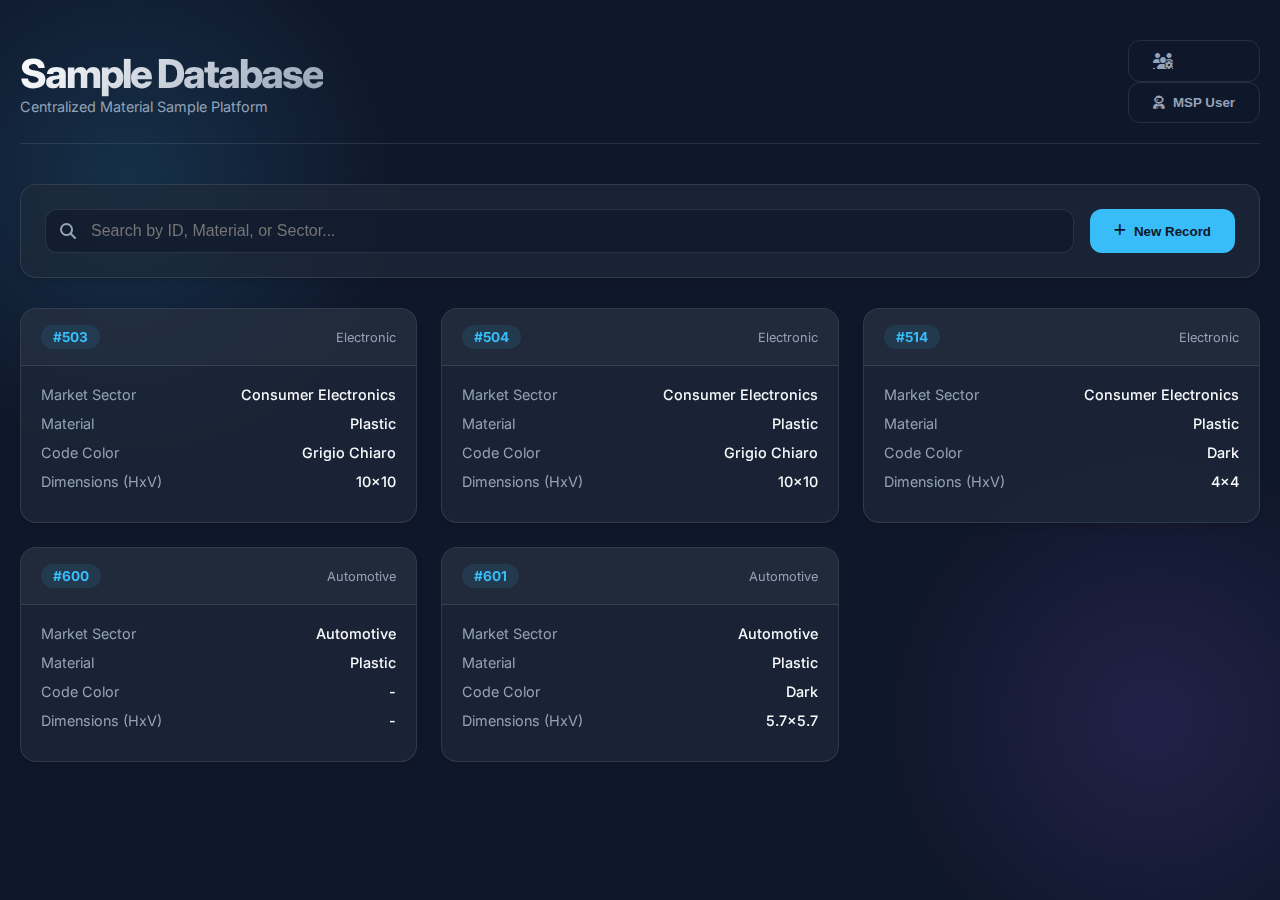
<file: index.html>
<!DOCTYPE html>
<html lang="en">

<head>
    <meta charset="UTF-8">
    <meta name="viewport" content="width=device-width, initial-scale=1.0">
    <title>Sample Database Access | MSP</title>

    <!-- Fonts -->
    <link rel="preconnect" href="https://fonts.googleapis.com">
    <link rel="preconnect" href="https://fonts.gstatic.com" crossorigin>
    <link href="https://fonts.googleapis.com/css2?family=Inter:wght@400;500;600;800&display=swap" rel="stylesheet">

    <!-- Icons -->
    <link rel="stylesheet" href="https://cdnjs.cloudflare.com/ajax/libs/font-awesome/6.4.0/css/all.min.css">

    <!-- Styles -->
    <link rel="stylesheet" href="assets/css/style.css">
</head>

<body>
    <div class="container">
        <header>
            <div>
                <h1>Sample Database</h1>
                <div class="subtitle">Centralized Material Sample Platform</div>
            </div>
            <div class="user-profile">
                <a href="create_user.html" class="btn btn-secondary" title="Manage Users">
                    <i class="fa-solid fa-users-gear"></i>
                </a>
                <button class="btn btn-secondary">
                    <i class="fa-solid fa-user-astronaut"></i> MSP User
                </button>
            </div>
        </header>

        <div class="controls glass glass-panel">
            <div class="search-box">
                <i class="fa-solid fa-search search-icon"></i>
                <input type="text" id="searchInput" class="search-input"
                    placeholder="Search by ID, Material, or Sector...">
            </div>
            <button id="addBtn" class="btn btn-primary">
                <i class="fa-solid fa-plus"></i> New Record
            </button>
        </div>

        <div id="gridContainer" class="data-grid">
            <!-- Cards will be injected here via JS -->
        </div>
    </div>

    <!-- Modal for Adding/Editing -->
    <div id="entryModal" class="modal-overlay">
        <div class="modal glass">
            <h2 id="modalTitle" style="margin-bottom: 20px;">Add New Sample</h2>
            <form id="entryForm">
                <div id="formFields"></div>
                <div class="btn-group">
                    <button type="button" id="cancelBtn" class="btn btn-secondary">Cancel</button>
                    <button type="submit" class="btn btn-primary">Save Record</button>
                </div>
            </form>
        </div>
    </div>

    <script type="module" src="assets/js/app.js"></script>
</body>

</html>
</file>
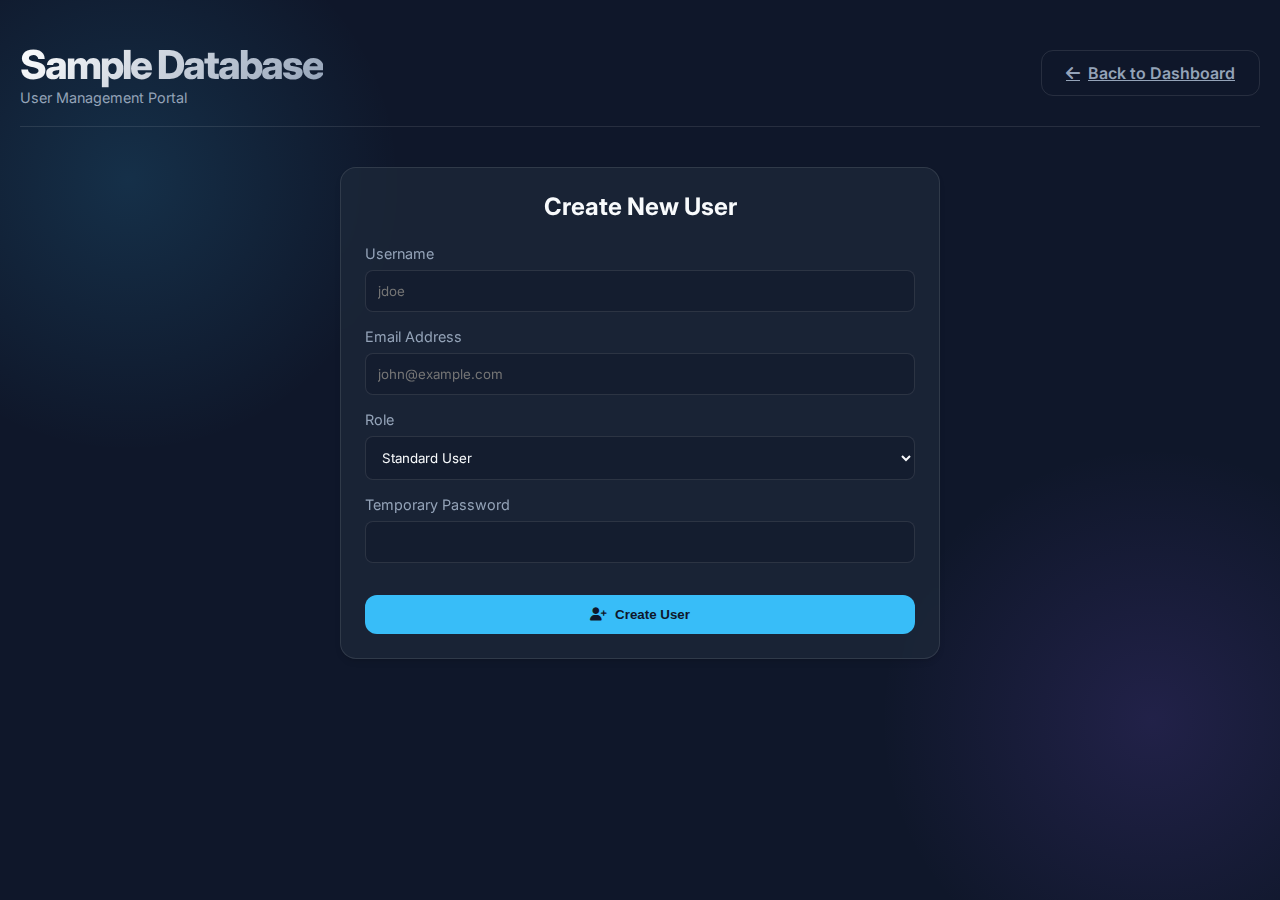
<file: create_user.html>
<!DOCTYPE html>
<html lang="en">

<head>
    <meta charset="UTF-8">
    <meta name="viewport" content="width=device-width, initial-scale=1.0">
    <title>Create User | MSP</title>

    <!-- Fonts -->
    <link rel="preconnect" href="https://fonts.googleapis.com">
    <link rel="preconnect" href="https://fonts.gstatic.com" crossorigin>
    <link href="https://fonts.googleapis.com/css2?family=Inter:wght@400;500;600;800&display=swap" rel="stylesheet">

    <!-- Icons -->
    <link rel="stylesheet" href="https://cdnjs.cloudflare.com/ajax/libs/font-awesome/6.4.0/css/all.min.css">

    <!-- Styles -->
    <link rel="stylesheet" href="assets/css/style.css">
</head>

<body>
    <div class="container">
        <header>
            <div>
                <h1>Sample Database</h1>
                <div class="subtitle">User Management Portal</div>
            </div>
            <div class="user-profile">
                <a href="index.html" class="btn btn-secondary">
                    <i class="fa-solid fa-arrow-left"></i> Back to Dashboard
                </a>
            </div>
        </header>

        <div class="glass glass-panel" style="max-width: 600px; margin: 0 auto;">
            <h2 style="margin-bottom: 24px; text-align: center;">Create New User</h2>
            <form id="createUserForm">
                <div class="form-group">
                    <label for="username" class="form-label">Username</label>
                    <input type="text" id="username" class="form-input" placeholder="jdoe" required>
                </div>

                <div class="form-group">
                    <label for="email" class="form-label">Email Address</label>
                    <input type="email" id="email" class="form-input" placeholder="john@example.com" required>
                </div>

                <div class="form-group">
                    <label for="role" class="form-label">Role</label>
                    <select id="role" class="form-input">
                        <option value="user">Standard User</option>
                        <option value="admin">Administrator</option>
                        <option value="viewer">Viewer</option>
                    </select>
                </div>

                <div class="form-group">
                    <label for="password" class="form-label">Temporary Password</label>
                    <input type="password" id="password" class="form-input" required>
                </div>

                <div class="btn-group" style="margin-top: 32px; justify-content: center;">
                    <button type="submit" class="btn btn-primary" style="width: 100%; justify-content: center;">
                        <i class="fa-solid fa-user-plus"></i> Create User
                    </button>
                </div>
            </form>
        </div>
    </div>

    <!-- Toast Notification (Hidden by default) -->
    <div id="toast" class="glass"
        style="position: fixed; bottom: 20px; right: 20px; padding: 16px 24px; display: none; align-items: center; gap: 12px; border-left: 4px solid var(--success);">
        <i class="fa-solid fa-check-circle" style="color: var(--success);"></i>
        <span>User created successfully!</span>
    </div>

    <script type="module" src="assets/js/user_app.js"></script>
</body>

</html>
</file>
<file: assets/css/style.css>
:root {
    --bg-color: #0f172a;
    --card-bg: rgba(30, 41, 59, 0.7);
    --card-border: rgba(255, 255, 255, 0.1);
    --text-main: #f8fafc;
    --text-muted: #94a3b8;
    --accent: #38bdf8;
    --accent-glow: rgba(56, 189, 248, 0.3);
    --danger: #ef4444;
    --success: #22c55e;
    --font-main: 'Inter', sans-serif;
    --transition: all 0.3s cubic-bezier(0.4, 0, 0.2, 1);
}

* {
    box-sizing: border-box;
    margin: 0;
    padding: 0;
}

body {
    background-color: var(--bg-color);
    color: var(--text-main);
    font-family: var(--font-main);
    min-height: 100vh;
    background-image: 
        radial-gradient(circle at 10% 20%, rgba(56, 189, 248, 0.15) 0%, transparent 20%),
        radial-gradient(circle at 90% 80%, rgba(139, 92, 246, 0.15) 0%, transparent 20%);
    overflow-x: hidden;
}

/* Glassmorphism Utilities */
.glass {
    background: var(--card-bg);
    backdrop-filter: blur(12px);
    -webkit-backdrop-filter: blur(12px);
    border: 1px solid var(--card-border);
    border-radius: 16px;
    box-shadow: 0 4px 6px -1px rgba(0, 0, 0, 0.1), 0 2px 4px -1px rgba(0, 0, 0, 0.06);
}

.glass-panel {
    padding: 24px;
    margin-bottom: 24px;
}

/* Layout */
.container {
    max-width: 1400px;
    margin: 0 auto;
    padding: 40px 20px;
}

header {
    display: flex;
    justify-content: space-between;
    align-items: center;
    margin-bottom: 40px;
    padding-bottom: 20px;
    border-bottom: 1px solid var(--card-border);
}

h1 {
    font-size: 2.5rem;
    font-weight: 800;
    background: linear-gradient(135deg, #fff 0%, #94a3b8 100%);
    -webkit-background-clip: text;
    -webkit-text-fill-color: transparent;
    letter-spacing: -0.05em;
}

.subtitle {
    font-size: 0.9rem;
    color: var(--text-muted);
    font-weight: 400;
}

/* Controls */
.controls {
    display: flex;
    gap: 16px;
    margin-bottom: 30px;
}

.search-box {
    flex-grow: 1;
    position: relative;
}

.search-input {
    width: 100%;
    padding: 12px 20px 12px 45px;
    background: rgba(15, 23, 42, 0.6);
    border: 1px solid var(--card-border);
    border-radius: 12px;
    color: var(--text-main);
    font-size: 1rem;
    transition: var(--transition);
}

.search-input:focus {
    outline: none;
    border-color: var(--accent);
    box-shadow: 0 0 0 4px var(--accent-glow);
}

.search-icon {
    position: absolute;
    left: 15px;
    top: 50%;
    transform: translateY(-50%);
    color: var(--text-muted);
}

.btn {
    padding: 12px 24px;
    border-radius: 12px;
    border: none;
    font-weight: 600;
    cursor: pointer;
    transition: var(--transition);
    display: flex;
    align-items: center;
    gap: 8px;
}

.btn-primary {
    background: var(--accent);
    color: #0f172a;
}

.btn-primary:hover {
    transform: translateY(-2px);
    box-shadow: 0 4px 12px var(--accent-glow);
}

/* Table / Grid */
.data-grid {
    display: grid;
    grid-template-columns: repeat(auto-fill, minmax(300px, 1fr));
    gap: 24px;
}

.card {
    display: flex;
    flex-direction: column;
    height: 100%;
    position: relative;
    overflow: hidden;
    transition: var(--transition);
}

.card:hover {
    border-color: var(--accent);
    transform: translateY(-4px);
}

.card-header {
    padding: 16px 20px;
    background: rgba(255, 255, 255, 0.03);
    border-bottom: 1px solid var(--card-border);
    display: flex;
    justify-content: space-between;
    align-items: center;
}

.id-badge {
    background: rgba(56, 189, 248, 0.1);
    color: var(--accent);
    padding: 4px 12px;
    border-radius: 20px;
    font-size: 0.85rem;
    font-weight: 700;
}

.card-body {
    padding: 20px;
    flex-grow: 1;
}

.field-row {
    display: flex;
    justify-content: space-between;
    margin-bottom: 12px;
    font-size: 0.9rem;
}

.label {
    color: var(--text-muted);
}

.value {
    color: var(--text-main);
    font-weight: 500;
    text-align: right;
    max-width: 60%;
    white-space: nowrap;
    overflow: hidden;
    text-overflow: ellipsis;
}

/* Add Modal */
.modal-overlay {
    position: fixed;
    top: 0;
    left: 0;
    right: 0;
    bottom: 0;
    background: rgba(0, 0, 0, 0.7);
    backdrop-filter: blur(4px);
    display: flex;
    justify-content: center;
    align-items: center;
    z-index: 1000;
    opacity: 0;
    pointer-events: none;
    transition: var(--transition);
}

.modal-overlay.active {
    opacity: 1;
    pointer-events: all;
}

.modal {
    width: 600px;
    max-width: 90vw;
    max-height: 85vh;
    overflow-y: auto;
    background: #1e293b;
    border: 1px solid var(--card-border);
    border-radius: 24px;
    padding: 30px;
    transform: scale(0.95);
    transition: var(--transition);
    box-shadow: 0 20px 25px -5px rgba(0, 0, 0, 0.5);
}

.modal-overlay.active .modal {
    transform: scale(1);
}

.form-group {
    margin-bottom: 16px;
}

.form-label {
    display: block;
    margin-bottom: 8px;
    color: var(--text-muted);
    font-size: 0.9rem;
}

.form-input {
    width: 100%;
    padding: 12px;
    background: rgba(15, 23, 42, 0.5);
    border: 1px solid var(--card-border);
    border-radius: 8px;
    color: var(--text-main);
    font-family: inherit;
}

.form-input:focus {
    outline: none;
    border-color: var(--accent);
}

.btn-group {
    display: flex;
    justify-content: flex-end;
    gap: 12px;
    margin-top: 24px;
}

.btn-secondary {
    background: transparent;
    border: 1px solid var(--card-border);
    color: var(--text-muted);
}

.btn-secondary:hover {
    border-color: var(--text-muted);
    color: var(--text-main);
}

/* Select specific styles */
select.form-input option {
    background-color: var(--bg-color);
    color: var(--text-main);
}
</file>
